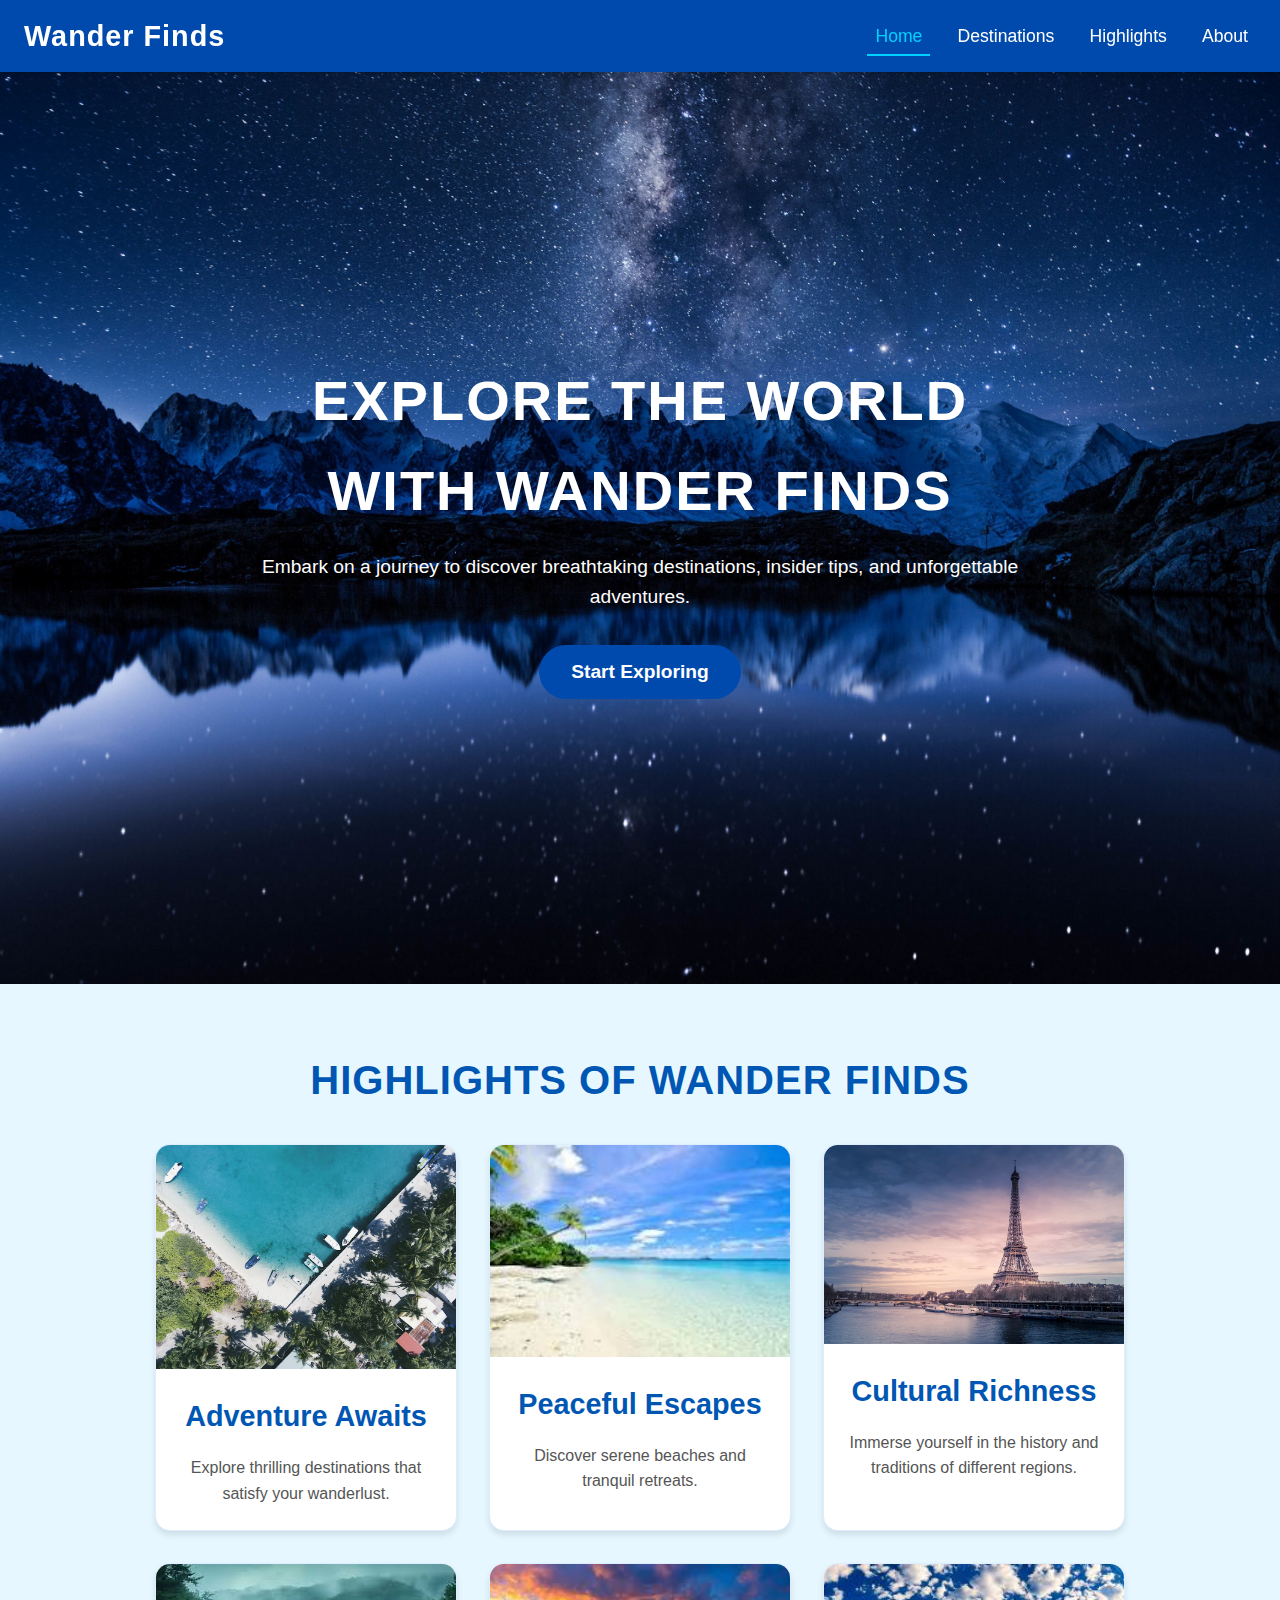
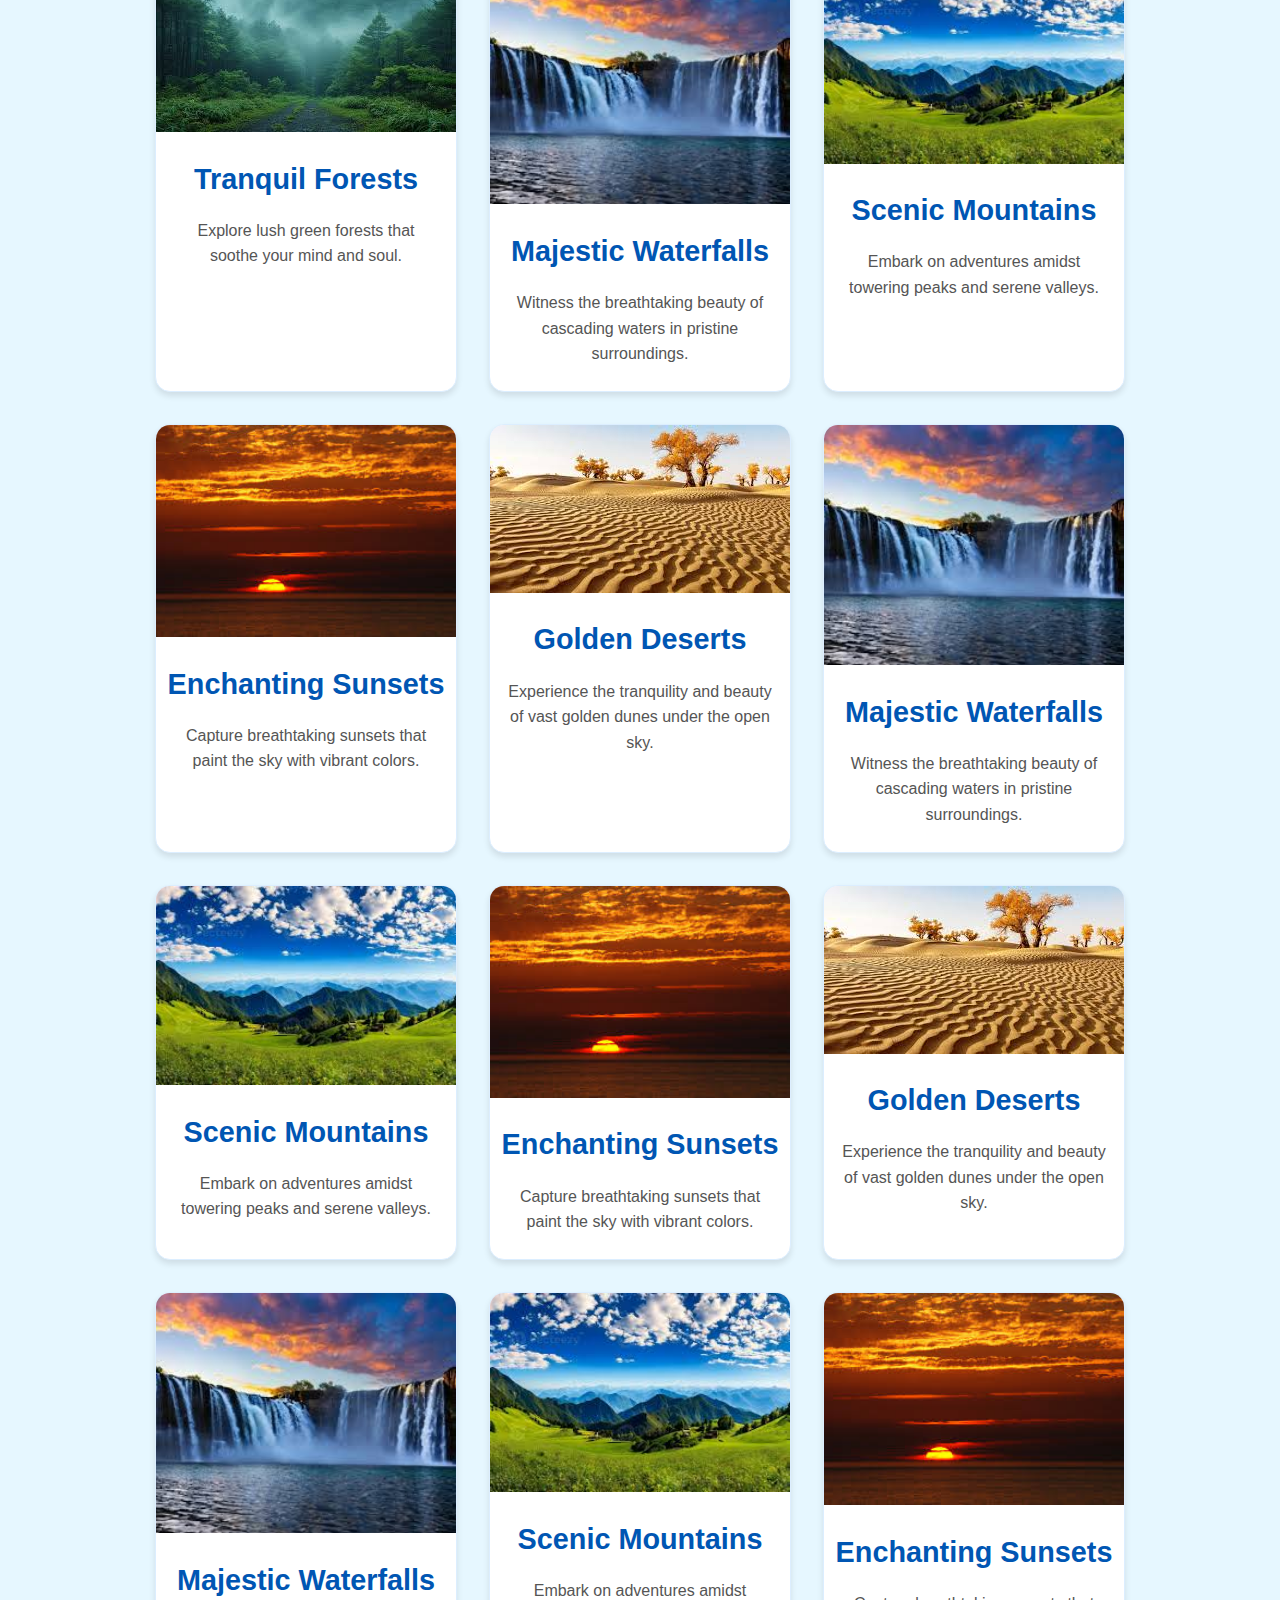
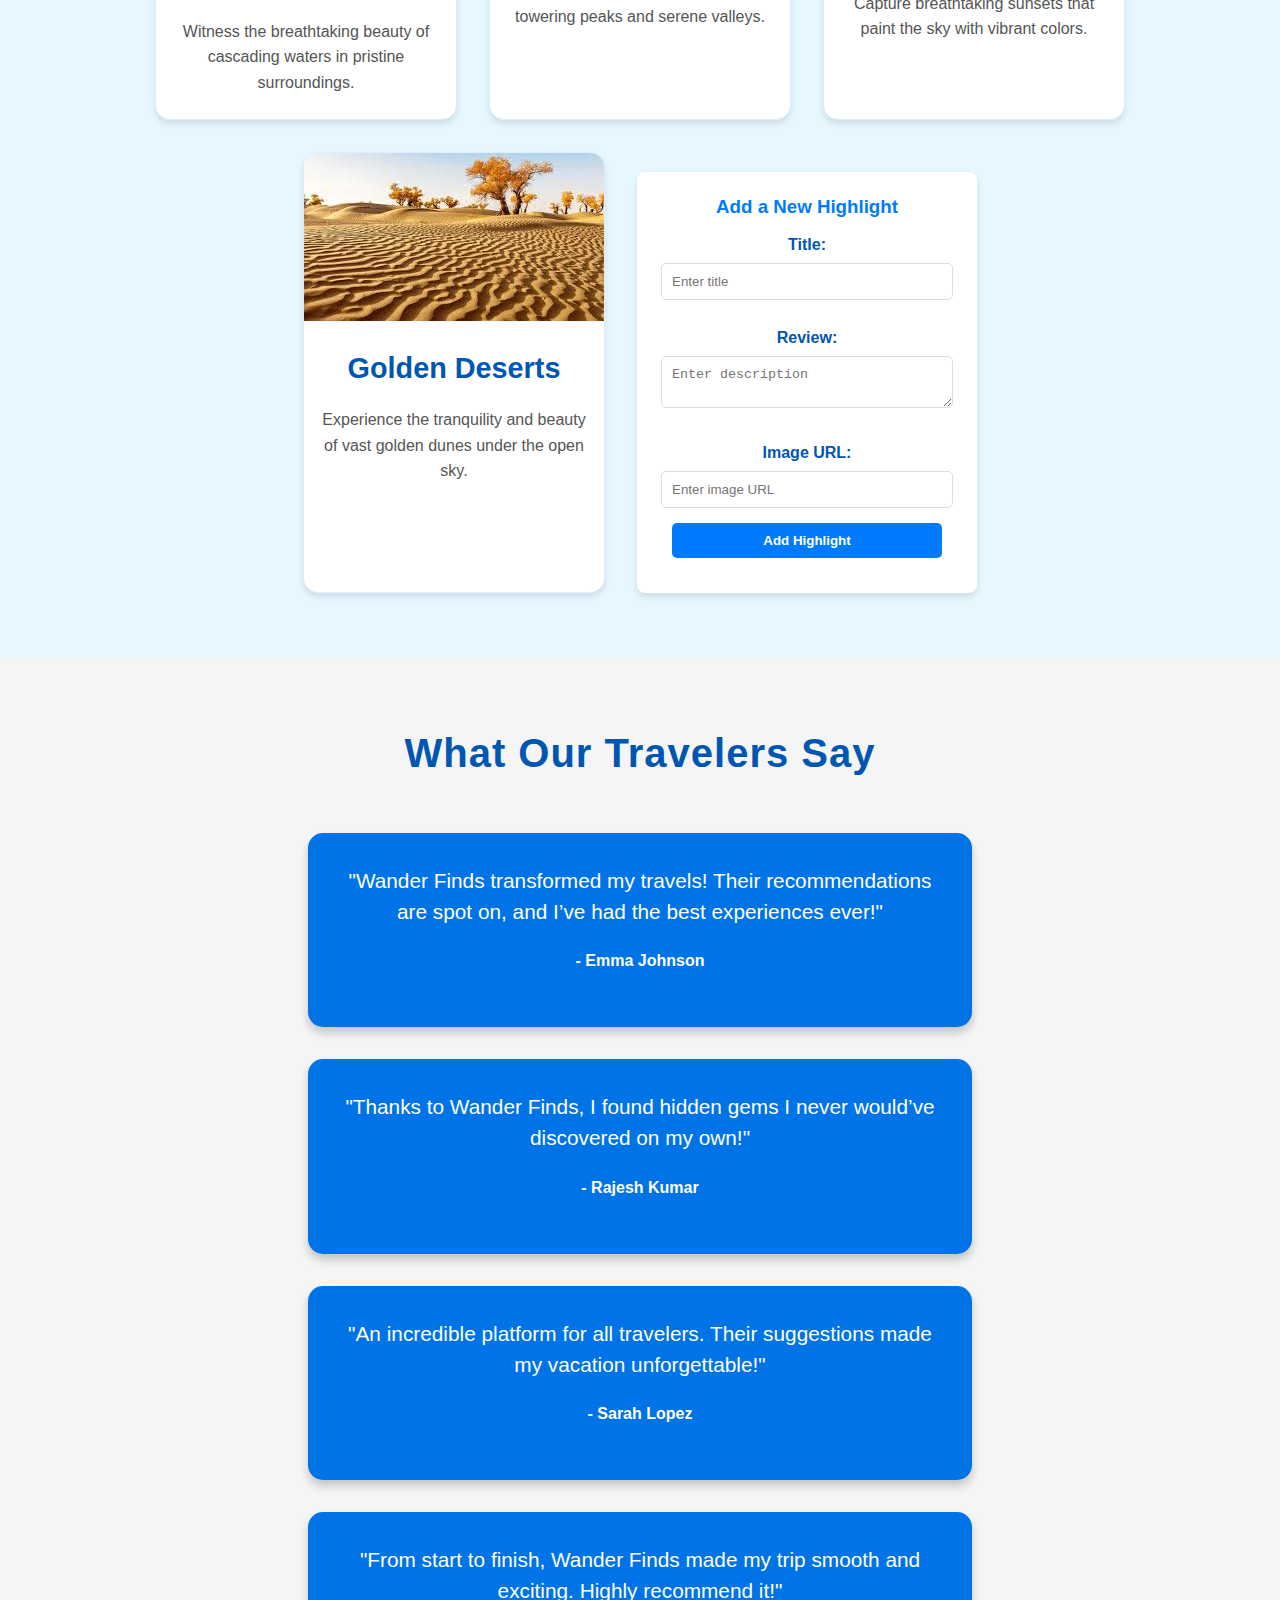
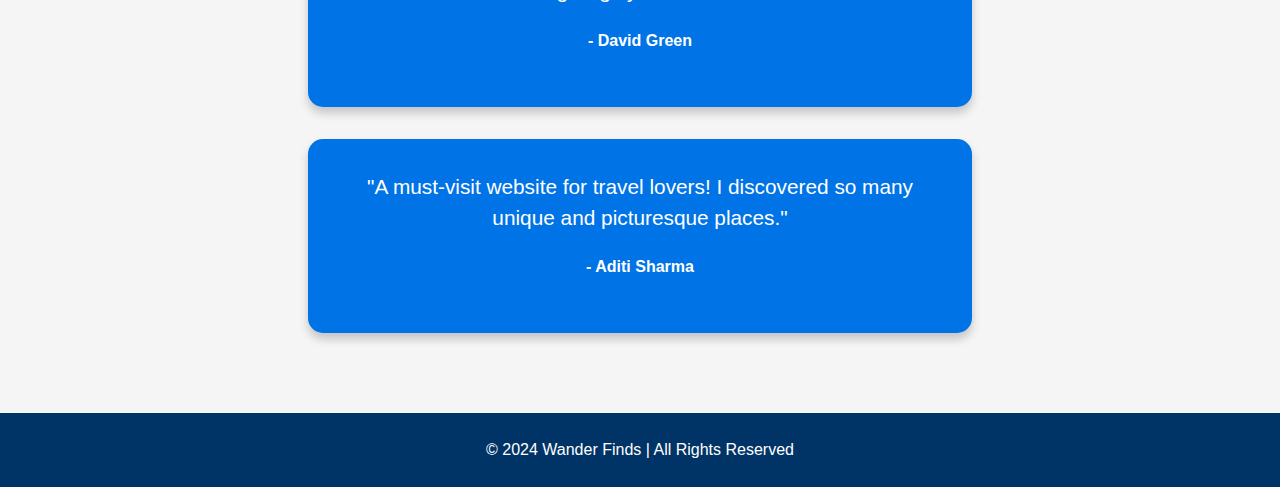
<file: index.html>
<!DOCTYPE html>
<html lang="en">
<head>
  <meta charset="UTF-8">
  <meta name="viewport" content="width=device-width, initial-scale=1.0">
  <title>Wander Finds</title>
  <link rel="stylesheet" href="styles.css">
</head>
<body>
  <header>
    <div class="logo">Wander Finds</div>
    <nav>
      <ul>
        <li><a href="index.html" class="active">Home</a></li>
        <li><a href="destinations.html">Destinations</a></li>
        <li><a href="index.html#highlights">Highlights</a></li>
        <li><a href="about.html">About</a></li>
      </ul>
    </nav>
  </header>
  
  

  <section class="hero">
    <div class="hero-content">
      <h1>Explore the World with Wander Finds</h1>
      <p>
        Embark on a journey to discover breathtaking destinations, insider tips, 
        and unforgettable adventures.
      </p>
      <button onclick="window.location.href='destinations.html'">
        Start Exploring
      </button>
    </div>
  </section>
  

  <section class="highlights" id="highlights">
    <h2>Highlights of Wander Finds</h2>
    <div class="highlight-grid">
      <div class="highlight-card">
        <img src="images/MALDIVES.avif" alt="Adventure">
        <h3>Adventure Awaits</h3>
        <p>Explore thrilling destinations that satisfy your wanderlust.</p>
      </div>
      <div class="highlight-card">
        <img src="images/beach.jpeg" alt="Relaxation">
        <h3>Peaceful Escapes</h3>
        <p>Discover serene beaches and tranquil retreats.</p>
      </div>
      <div class="highlight-card">
        <img src="images/PARIS.avif" alt="Cultural Experiences">
        <h3>Cultural Richness</h3>
        <p>Immerse yourself in the history and traditions of different regions.</p>
      </div>
      <div class="highlight-card">
        <img src="images/FOREST.jpeg" alt="Serene Forest">
        <h3>Tranquil Forests</h3>
        <p>Explore lush green forests that soothe your mind and soul.</p>
      </div>
      <div class="highlight-card">
        <img src="images/WATERFALL.jpeg" alt="Majestic Waterfall">
        <h3>Majestic Waterfalls</h3>
        <p>Witness the breathtaking beauty of cascading waters in pristine surroundings.</p>
      </div>
      <div class="highlight-card">
        <img src="images/MOUNTAINS.jpeg" alt="Mountain Ranges">
        <h3>Scenic Mountains</h3>
        <p>Embark on adventures amidst towering peaks and serene valleys.</p>
      </div>
      <div class="highlight-card">
        <img src="images/SUNSET.jpeg" alt="Sunset Views">
        <h3>Enchanting Sunsets</h3>
        <p>Capture breathtaking sunsets that paint the sky with vibrant colors.</p>
      </div>
      <div class="highlight-card">
        <img src="images/DESERT.jpeg" alt="Desert Adventures">
        <h3>Golden Deserts</h3>
        <p>Experience the tranquility and beauty of vast golden dunes under the open sky.</p>
      </div>
      <div class="highlight-card">
        <img src="images/WATERFALL.jpeg" alt="Majestic Waterfall">
        <h3>Majestic Waterfalls</h3>
        <p>Witness the breathtaking beauty of cascading waters in pristine surroundings.</p>
      </div>
      <div class="highlight-card">
        <img src="images/MOUNTAINS.jpeg" alt="Mountain Ranges">
        <h3>Scenic Mountains</h3>
        <p>Embark on adventures amidst towering peaks and serene valleys.</p>
      </div>
      <div class="highlight-card">
        <img src="images/SUNSET.jpeg" alt="Sunset Views">
        <h3>Enchanting Sunsets</h3>
        <p>Capture breathtaking sunsets that paint the sky with vibrant colors.</p>
      </div>
      <div class="highlight-card">
        <img src="images/DESERT.jpeg" alt="Desert Adventures">
        <h3>Golden Deserts</h3>
        <p>Experience the tranquility and beauty of vast golden dunes under the open sky.</p>
      </div>      <div class="highlight-card">
        <img src="images/WATERFALL.jpeg" alt="Majestic Waterfall">
        <h3>Majestic Waterfalls</h3>
        <p>Witness the breathtaking beauty of cascading waters in pristine surroundings.</p>
      </div>
      <div class="highlight-card">
        <img src="images/MOUNTAINS.jpeg" alt="Mountain Ranges">
        <h3>Scenic Mountains</h3>
        <p>Embark on adventures amidst towering peaks and serene valleys.</p>
      </div>
      <div class="highlight-card">
        <img src="images/SUNSET.jpeg" alt="Sunset Views">
        <h3>Enchanting Sunsets</h3>
        <p>Capture breathtaking sunsets that paint the sky with vibrant colors.</p>
      </div>
      <div class="highlight-card">
        <img src="images/DESERT.jpeg" alt="Desert Adventures">
        <h3>Golden Deserts</h3>
        <p>Experience the tranquility and beauty of vast golden dunes under the open sky.</p>
      </div>
      <div class="add-highlight-form">
        <h3>Add a New Highlight</h3>
        <form id="highlightForm">
          <label for="title">Title:</label>
          <input type="text" id="title" placeholder="Enter title" required>
          <label for="review">Review:</label>
          <textarea id="review" placeholder="Enter description" required></textarea>
          <label for="image">Image URL:</label>
          <input type="url" id="image" placeholder="Enter image URL" required>
          <button type="submit">Add Highlight</button>
        </form>
    </div>
  </section>

  <section class="testimonial">
    <h2>What Our Travelers Say</h2>
    <div class="testimonial-card">
      <p>"Wander Finds transformed my travels! Their recommendations are spot on, and I’ve had the best experiences ever!"</p>
      <h4>- Emma Johnson</h4>
    </div>
    <div class="testimonial-card">
      <p>"Thanks to Wander Finds, I found hidden gems I never would’ve discovered on my own!"</p>
      <h4>- Rajesh Kumar</h4>
    </div>
    <div class="testimonial-card">
      <p>"An incredible platform for all travelers. Their suggestions made my vacation unforgettable!"</p>
      <h4>- Sarah Lopez</h4>
    </div>
    <div class="testimonial-card">
      <p>"From start to finish, Wander Finds made my trip smooth and exciting. Highly recommend it!"</p>
      <h4>- David Green</h4>
    </div>
    <div class="testimonial-card">
      <p>"A must-visit website for travel lovers! I discovered so many unique and picturesque places."</p>
      <h4>- Aditi Sharma</h4>
    </div>
  </section>
  
  <script src="script.js"></script>
  <footer>
    <p>&copy; 2024 Wander Finds | All Rights Reserved</p>
  </footer>
</body>
</html>
</file>
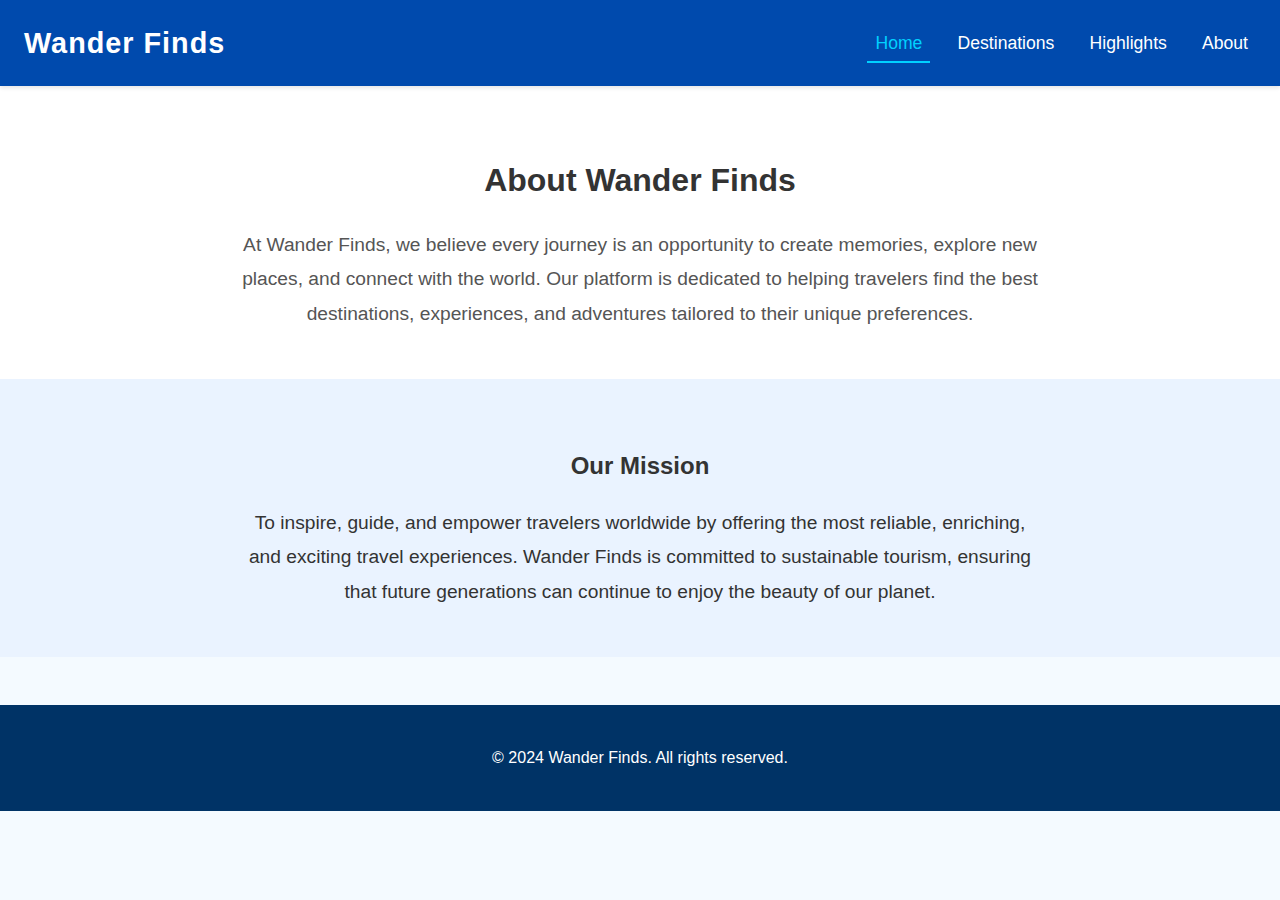
<file: about.html>
<!DOCTYPE html>
<html lang="en">
<head>
  <meta charset="UTF-8">
  <meta name="viewport" content="width=device-width, initial-scale=1.0">
  <title>About Us - Wander Finds</title>
  <link rel="stylesheet" href="about.css">
</head>
<body>
  <header>
    <div class="logo">Wander Finds</div>
    <nav>
      <ul>
        <li><a href="index.html" class="active">Home</a></li>
        <li><a href="destinations.html">Destinations</a></li>
        <li><a href="index.html#highlights">Highlights</a></li>
        <li><a href="about.html">About</a></li>
      </ul>
    </nav>
  </header>

  <main>
    <section class="about-section">
      <h1>About Wander Finds</h1>
      <p>At Wander Finds, we believe every journey is an opportunity to create memories, explore new places, and connect with the world. Our platform is dedicated to helping travelers find the best destinations, experiences, and adventures tailored to their unique preferences.</p>
    </section>

    <section class="mission-section">
      <h2>Our Mission</h2>
      <p>To inspire, guide, and empower travelers worldwide by offering the most reliable, enriching, and exciting travel experiences. Wander Finds is committed to sustainable tourism, ensuring that future generations can continue to enjoy the beauty of our planet.</p>
    </section>
  </main>

  <footer>
    <p>&copy; 2024 Wander Finds. All rights reserved.</p>
  </footer>
</body>
</html>
</file>
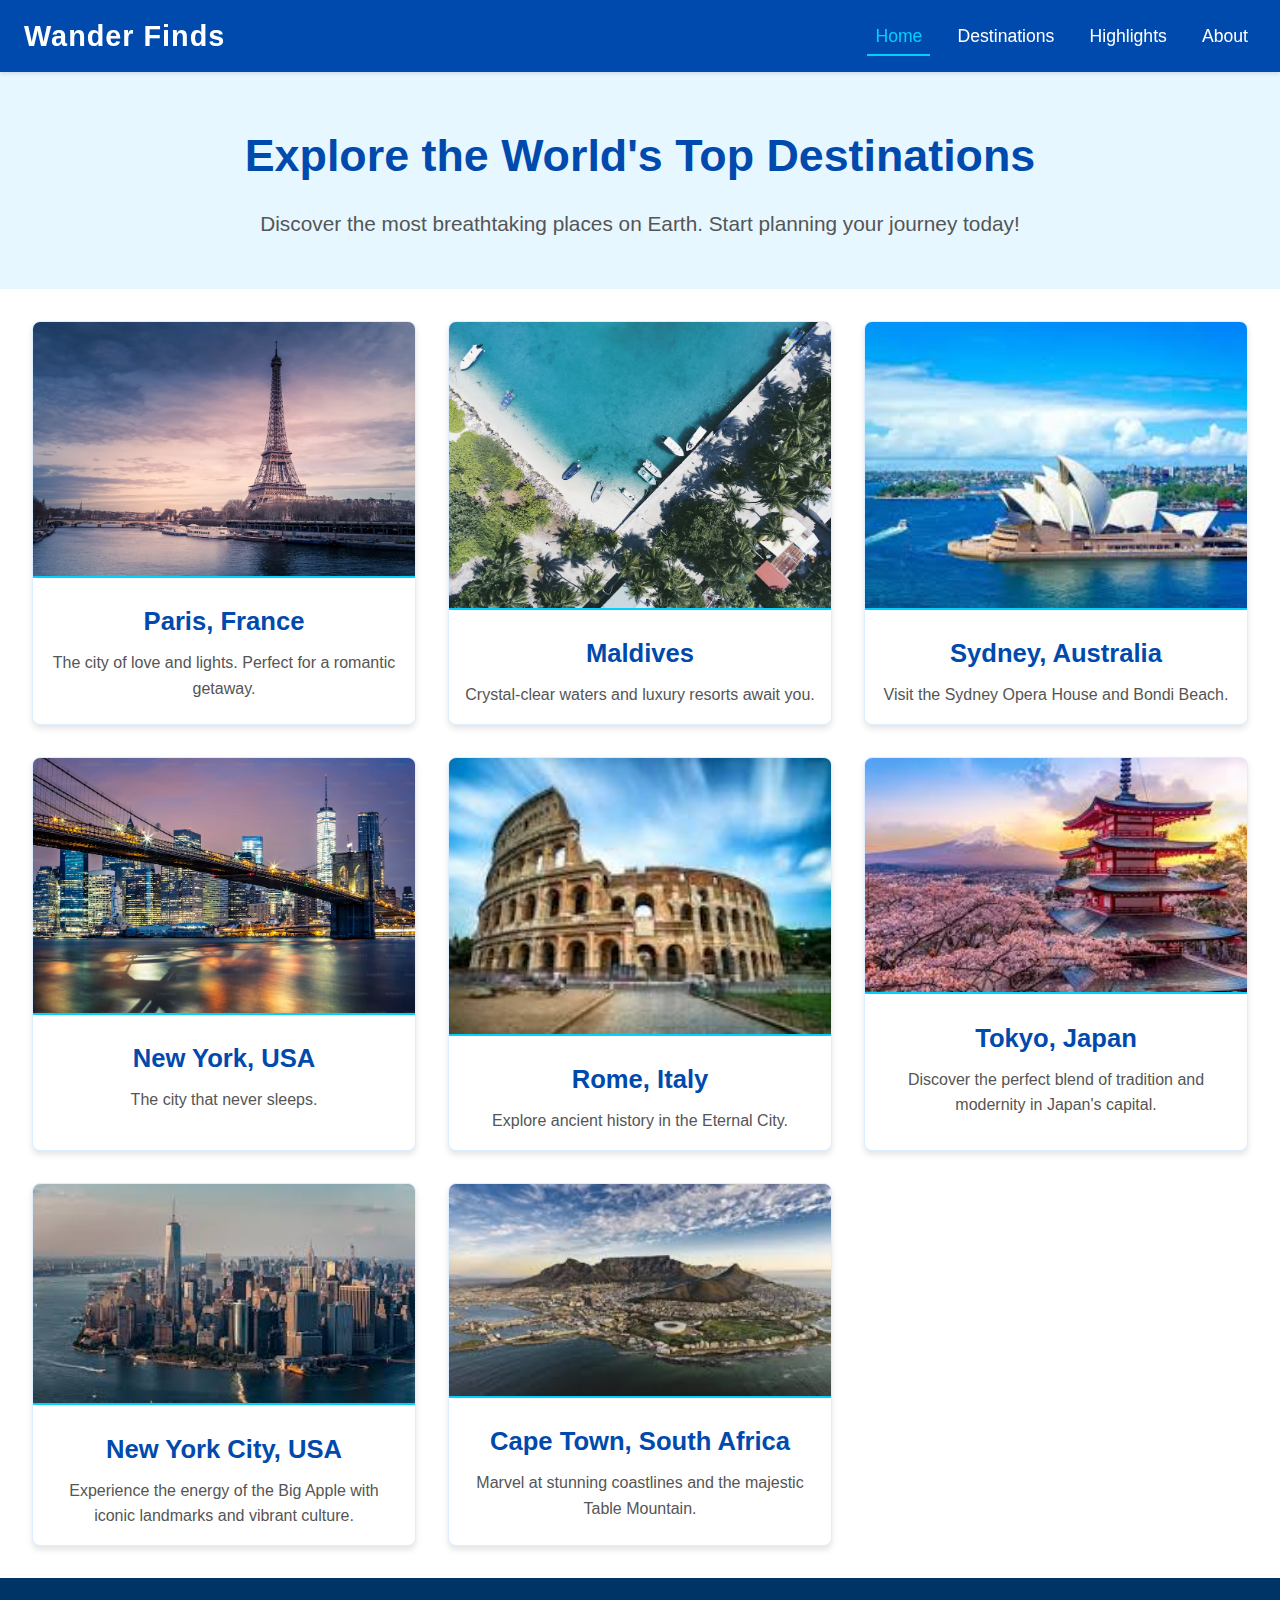
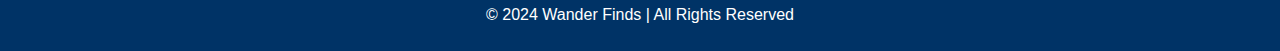
<file: destinations.html>
<!DOCTYPE html>
<html lang="en">
<head>
  <meta charset="UTF-8">
  <meta name="viewport" content="width=device-width, initial-scale=1.0">
  <title>Top Destinations - Wander Finds</title>
  <link rel="stylesheet" href="destinations.css">
</head>
<body>
  <header>
    <div class="logo">Wander Finds</div>
    <nav>
      <ul>
        <li><a href="index.html" class="active">Home</a></li>
        <li><a href="destinations.html">Destinations</a></li>
        <li><a href="index.html#highlights">Highlights</a></li>
        <li><a href="about.html">About</a></li>
      </ul>
    </nav>
  </header>

  <section class="intro">
    <h1>Explore the World's Top Destinations</h1>
    <p>Discover the most breathtaking places on Earth. Start planning your journey today!</p>
  </section>

  <section class="destination-grid">
    <div class="destination-card">
      <img src="images/PARIS.avif" alt="Paris, France">
      <h3>Paris, France</h3>
      <p>The city of love and lights. Perfect for a romantic getaway.</p>
    </div>
    <div class="destination-card">
      <img src="images/MALDIVES.avif" alt="Maldives">
      <h3>Maldives</h3>
      <p>Crystal-clear waters and luxury resorts await you.</p>
    </div>
    <div class="destination-card">
      <img src="images/SYDNEY.jpeg" alt="Sydney, Australia">
      <h3>Sydney, Australia</h3>
      <p>Visit the Sydney Opera House and Bondi Beach.</p>
    </div>
    <div class="destination-card">
      <img src="images/new york.avif" alt="New York, USA">
      <h3>New York, USA</h3>
      <p>The city that never sleeps.</p>
    </div>
    <div class="destination-card">
      <img src="images/rome.jpeg" alt="Rome, Italy">
      <h3>Rome, Italy</h3>
      <p>Explore ancient history in the Eternal City.</p>
    </div>
    <div class="destination-card">
        <img src="images/tokyo.jpeg" alt="Tokyo, Japan">
        <h3>Tokyo, Japan</h3>
        <p>Discover the perfect blend of tradition and modernity in Japan's capital.</p>
      </div>
      <div class="destination-card">
        <img src="images/nyc.jpeg" alt="New York City, USA">
        <h3>New York City, USA</h3>
        <p>Experience the energy of the Big Apple with iconic landmarks and vibrant culture.</p>
      </div>
      <div class="destination-card">
        <img src="images/cape_town.jpeg" alt="Cape Town, South Africa">
        <h3>Cape Town, South Africa</h3>
        <p>Marvel at stunning coastlines and the majestic Table Mountain.</p>
      </div>
      
  </section>

  <footer>
    <p>&copy; 2024 Wander Finds | All Rights Reserved</p>
  </footer>
</body>
</html>
</file>
<file: styles.css>
body, h1, h2, h3, p, ul, li {
  margin: 0;
  padding: 0;
  font-family: 'Poppins', sans-serif; 
  box-sizing: border-box;
}

body {
  line-height: 1.6;
  background-color: #f4faff; 
  color: #333;
}

html {
  scroll-behavior: smooth;
}


header {
  background-color: #004aad; 
  color: white;
  display: flex;
  justify-content: space-between;
  align-items: center;
  padding: 0.8rem 1.5rem; 
  box-shadow: 0 2px 4px rgba(0, 0, 0, 0.1); 
  position: sticky;
  top: 0;
  z-index: 1000;
}

header .logo {
  font-size: 1.8rem; 
  font-weight: bold;
  letter-spacing: 1px;
}

nav ul {
  display: flex;
  list-style: none;
  gap: 1.2rem; 
}

nav a {
  color: white;
  text-decoration: none;
  padding: 0.5rem;
  font-weight: 500;
  font-size: 1.1rem; 
  transition: color 0.3s ease, border-bottom 0.3s ease;
}

.add-highlight-form {
  background: white;
  padding: 20px;
  width: 300px;
  padding-right: -20px;
  margin-top: 20px;
  border-radius: 8px;
  box-shadow: 0 4px 6px rgba(0, 0, 0, 0.1);
}

.add-highlight-form h3 {
  margin-bottom: 10px;
  color: #007BFF;
}

.add-highlight-form label {
  display: block;
  margin: 10px 0 5px;
  font-weight: bold;
}

.add-highlight-form input,
.add-highlight-form textarea,
.add-highlight-form button {
  width: 90%;
  padding: 10px;
  margin-bottom: 15px;
  border: 1px solid #ddd;
  border-radius: 5px;
}

.add-highlight-form button {
  background-color: #007BFF;
  color: white;
  font-weight: bold;
  cursor: pointer;
  border: none;
}

.add-highlight-form button:hover {
  background-color: #0056b3;
}

nav a:hover, nav a.active {
  color: #00d1ff;
  border-bottom: 2px solid #00d1ff; 
}

@media (max-width: 768px) {
  header {
    padding: 0.8rem 1.5rem;
  }

  nav ul {
    display: none;
    position: absolute;
    top: 60px;
    right: 20px;
    background-color: #004aad;
    padding: 1rem;
    border-radius: 5px;
    box-shadow: 0 4px 6px rgba(0, 0, 0, 0.2);
    flex-direction: column;
    gap: 1rem;
    width: 200px;
  }

  nav ul.active {
    display: flex;
  }

  nav a {
    font-size: 1rem; 
  }

  .menu-toggle {
    display: block;
    background: none;
    border: none;
    color: white;
    font-size: 2rem;
    cursor: pointer;
  }
}



.hero {
  position: relative;
  text-align: center;
  padding: 6rem 2rem;
  color: white;
  overflow: hidden;
  display: flex;
  align-items: center;
  justify-content: center;
  min-height: 80vh; 
  background: url('images/wp12548041-night-nature-4k-wallpapers.jpg') no-repeat center center/cover;
  background-size: cover;
  background-position: center;
}

.hero-content {
  max-width: 800px;
  text-align: center;
  padding: 1rem 2rem;
  z-index: 1;
}

.hero-content h1 {
  font-size: 3.5rem;
  margin-bottom: 1rem;
  text-transform: uppercase;
  letter-spacing: 2px;
}

.hero-content p {
  font-size: 1.2rem;
  margin-bottom: 2rem;
  line-height: 1.6;
}

.hero button {
  background-color: #004aad;
  color: #fff;
  border: none;
  padding: 1rem 2rem;
  font-size: 1.2rem;
  cursor: pointer;
  border-radius: 50px;
  font-weight: bold;
  transition: transform 0.3s ease, box-shadow 0.3s ease, background-color 0.3s ease;
}

.hero button:hover {
  transform: translateY(-5px);
  box-shadow: 0 8px 15px rgba(0, 0, 0, 0.3);
  background-color: whitesmoke;
  color: #004aad; 
}

@media (max-width: 768px) {
  .hero-content h1 {
    font-size: 2.5rem;
  }

  .hero-content p {
    font-size: 1rem;
  }

  .hero button {
    padding: 0.8rem 1.5rem;
    font-size: 1rem;
  }
}


.hero-content {
  max-width: 800px;
  text-align: center;
  padding: 1rem 2rem;
  z-index: 1;
}

.hero-content h1 {
  font-size: 3.5rem;
  margin-bottom: 1rem;
  text-transform: uppercase;
  letter-spacing: 2px;
}

.hero-content p {
  font-size: 1.2rem;
  margin-bottom: 2rem;
  line-height: 1.6;
}



@media (max-width: 768px) {
  .hero-content h1 {
    font-size: 2.5rem;
  }

  .hero-content p {
    font-size: 1rem;
  }

  .hero button {
    padding: 0.8rem 1.5rem;
    font-size: 1rem;
  }
}


.highlights {
  padding: 4rem 2rem;
  text-align: center;
  background: #e6f7ff; 
  color: #0056b3;
}

.highlights h2 {
  margin-bottom: 2rem;
  font-size: 2.5rem;
  text-transform: uppercase;
  letter-spacing: 1px;
}

.highlight-grid {
  display: flex;
  justify-content: center;
  gap: 2rem;
  flex-wrap: wrap;
}

.highlight-card {
  background: white;
  border: 1px solid #dceeff;
  border-radius: 15px;
  overflow: hidden;
  max-width: 300px;
  text-align: center;
  box-shadow: 0 4px 6px rgba(0, 0, 0, 0.1);
  transition: transform 0.3s ease, box-shadow 0.3s ease;
}

.highlight-card:hover {
  transform: translateY(-5px);
  box-shadow: 0 8px 20px rgba(0, 0, 0, 0.2);
}

.highlight-card img {
  width: 100%;
  height: auto;
}

.highlight-card h3 {
  font-size: 1.8rem;
  margin: 1rem 0;
  color: #0056b3;
}

.highlight-card p {
  padding: 0 1rem 1.5rem;
  font-size: 1rem;
  color: #555;
}

.testimonial {
  padding: 4rem 2rem;
  text-align: center;
  background: whitesmoke; 
  color: #0056b3;
}

.testimonial h2 {
  margin-bottom: 2rem;
  font-size: 2.5rem;
  letter-spacing: 1px;
}

.testimonial-card {
  background: #0073e6; 
  padding: 2rem;
  border-radius: 15px;
  display: inline-block;
  max-width: 600px;
  box-shadow: 0 6px 10px rgba(0, 0, 0, 0.2);
  margin: 1rem;
  color: white;
}

.testimonial-card p {
  font-size: 1.3rem;
  margin-bottom: 1rem;
  line-height: 1.5;
}

.testimonial-card h4 {
  font-size: 1rem;
  font-weight: bold;
}

footer {
  background: #003366; 
  color: white;
  text-align: center;
  padding: 1.5rem 0;
  font-size: 1rem;
}

footer p {
  margin: 0;
}
</file>
<file: about.css>
/* Header Section */
header {
    background-color: #004aad; 
    color: white;
    display: flex;
    justify-content: space-between;
    align-items: center;
    padding: 0.8rem 1.5rem; 
    box-shadow: 0 2px 4px rgba(0, 0, 0, 0.1); 
    position: sticky;
    top: 0;
    z-index: 1000;
  }
  
  header .logo {
    font-size: 1.8rem; 
    font-weight: bold;
    letter-spacing: 1px;
  }
  
  nav ul {
    display: flex;
    list-style: none;
    gap: 1.2rem; 
  }
  
  nav a {
    color: white;
    text-decoration: none;
    padding: 0.5rem;
    font-weight: 500;
    font-size: 1.1rem; 
    transition: color 0.3s ease, border-bottom 0.3s ease;
  }
  
  nav a:hover, nav a.active {
    color: #00d1ff;
    border-bottom: 2px solid #00d1ff; 
  }
  
  @media (max-width: 768px) {
    header {
      padding: 0.8rem 1.5rem;
    }
  
    nav ul {
      display: none;
      position: absolute;
      top: 60px;
      right: 20px;
      background-color: #004aad;
      padding: 1rem;
      border-radius: 5px;
      box-shadow: 0 4px 6px rgba(0, 0, 0, 0.2);
      flex-direction: column;
      gap: 1rem;
      width: 200px;
    }
  
    nav ul.active {
      display: flex;
    }
  
    nav a {
      font-size: 1rem; 
    }
  
    .menu-toggle {
      display: block;
      background: none;
      border: none;
      color: white;
      font-size: 2rem;
      cursor: pointer;
    }
  }

body {
    font-family: 'Poppins', sans-serif;
    margin: 0;
    line-height: 1.6;
    background-color: #f4faff;
    color: #333;
}


/* About Section */
.about-section {
    background: white;
    padding: 3rem 2rem;
    text-align: center;
}

.about-section p {
    max-width: 800px;
    margin: 0 auto;
    font-size: 1.2rem;
    color: #555;
    line-height: 1.8;
}

/* Team Section */
.team-section {
    padding: 3rem 2rem;
    background: #f4faff;
}

.team-grid {
    display: flex;
    gap: 2rem;
    justify-content: center;
    flex-wrap: wrap;
}

.team-card {
    background: white;
    border: 1px solid #ddd;
    border-radius: 8px;
    overflow: hidden;
    text-align: center;
    width: 250px;
    box-shadow: 0 4px 6px rgba(0, 0, 0, 0.1);
    transition: transform 0.3s ease, box-shadow 0.3s ease;
}

.team-card:hover {
    transform: translateY(-10px);
    box-shadow: 0 8px 16px rgba(0, 0, 0, 0.2);
}

.team-card img {
    width: 100%;
    height: auto;
}

.team-card h3 {
    margin: 1rem 0;
    color: #004aad;
    font-size: 1.2rem;
}

.team-card p {
    color: #555;
    font-size: 1rem;
    margin-bottom: 1rem;
}

.mission-section {
    background-color: #eaf3ff;
    padding: 3rem 2rem;
    text-align: center;
}

.mission-section p {
    max-width: 800px;
    margin: 0 auto;
    font-size: 1.2rem;
    line-height: 1.8;
}

button {
    background-color: #004aad;
    color: white;
    border: none;
    padding: 0.8rem 1.5rem;
    font-size: 1rem;
    cursor: pointer;
    border-radius: 5px;
    transition: background-color 0.3s ease;
}

button:hover {
    background-color: #00d1ff;
}

footer {
    background-color: #003366;
    color: white;
    text-align: center;
    padding: 1.5rem 0;
    margin-top: 3rem;
    font-size: 1rem;
}

footer a {
    color: #00d1ff;
    text-decoration: none;
}

footer a:hover {
    text-decoration: underline;
}
</file>
<file: destinations.css>
header {
  background-color: #004aad; 
  color: white;
  display: flex;
  justify-content: space-between;
  align-items: center;
  padding: 0.8rem 1.5rem; 
  box-shadow: 0 2px 4px rgba(0, 0, 0, 0.1);
  position: sticky;
  top: 0;
  z-index: 1000;
}

header .logo {
  font-size: 1.8rem; 
  font-weight: bold;
  letter-spacing: 1px;
}

nav ul {
  display: flex;
  list-style: none;
  gap: 1.2rem;
}

nav a {
  color: white;
  text-decoration: none;
  padding: 0.5rem;
  font-weight: 500;
  font-size: 1.1rem;
  transition: color 0.3s ease, border-bottom 0.3s ease;
}

nav a:hover, nav a.active {
  color: #00d1ff;
  border-bottom: 2px solid #00d1ff; 
}

@media (max-width: 768px) {
  header {
    padding: 0.8rem 1.5rem;
  }

  nav ul {
    display: none;
    position: absolute;
    top: 60px;
    right: 20px;
    background-color: #004aad;
    padding: 1rem;
    border-radius: 5px;
    box-shadow: 0 4px 6px rgba(0, 0, 0, 0.2);
    flex-direction: column;
    gap: 1rem;
    width: 200px;
  }

  nav ul.active {
    display: flex;
  }

  nav a {
    font-size: 1rem; 
  }

  .menu-toggle {
    display: block;
    background: none;
    border: none;
    color: white;
    font-size: 2rem;
    cursor: pointer;
  }
}

body {
  font-family: 'Poppins', sans-serif;
  margin: 0;
  line-height: 1.6;
  background-color: #f4faff;
  color: #333;
}
body, h1, h2, h3, p, ul, li {
    margin: 0;
    padding: 0;
    font-family: 'Poppins', sans-serif;
    box-sizing: border-box;
  }
  
  body {
    line-height: 1.6;
    background-color: #f4faff; 
    color: #333;
  }
  
  
  .intro {
    text-align: center;
    padding: 3rem;
    background-color: #e6f7ff; 
    color: #004aad;
  }
  
  .intro h1 {
    font-size: 2.8rem;
    margin-bottom: 1rem;
  }
  
  .intro p {
    font-size: 1.3rem;
    color: #555;
  }

  
  
  /* Destination Grid */
  .destination-grid {
    display: grid;
    grid-template-columns: repeat(auto-fit, minmax(300px, 1fr));
    gap: 2rem;
    padding: 2rem;
    background-color: #fff;
  }
  
  .destination-card {
    background: white;
    border: 1px solid #dceeff;
    border-radius: 8px;
    overflow: hidden;
    box-shadow: 0 4px 6px rgba(0, 0, 0, 0.1);
    text-align: center;
    transition: transform 0.3s ease, box-shadow 0.3s ease;
  }
  
  .destination-card:hover {
    transform: translateY(-10px);
    box-shadow: 0 8px 16px rgba(0, 0, 0, 0.2);
  }
  
  .destination-card img {
    width: 100%;
    height: auto;
    border-bottom: 2px solid #00d1ff; 
  }
  
  .destination-card h3 {
    font-size: 1.6rem;
    color: #004aad;
    margin: 1rem 0 0.5rem;
  }
  
  .destination-card p {
    padding: 0 1rem 1rem;
    font-size: 1rem;
    color: #555;
  }
  
  footer {
    background: #003366; 
    color: white;
    text-align: center;
    padding: 1.5rem 0;
  }
  
  footer p {
    margin: 0;
  }
</file>
